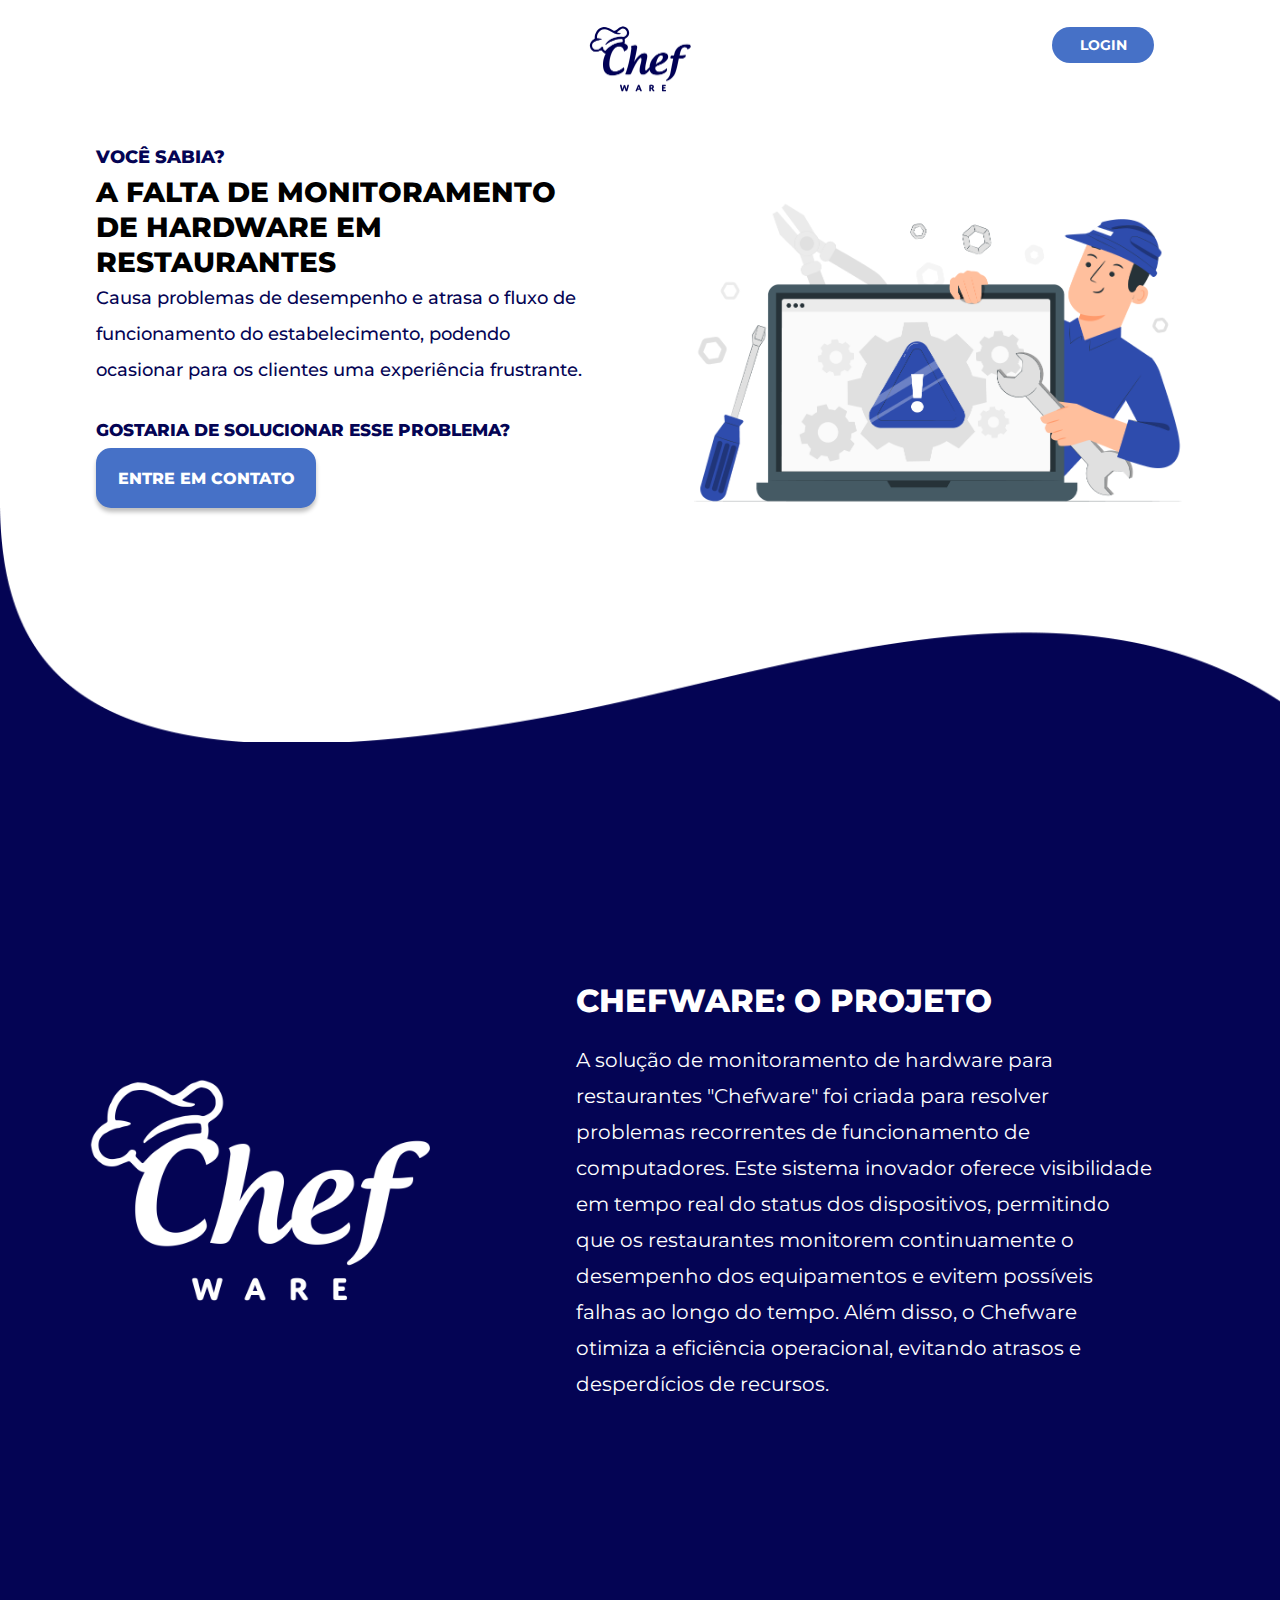
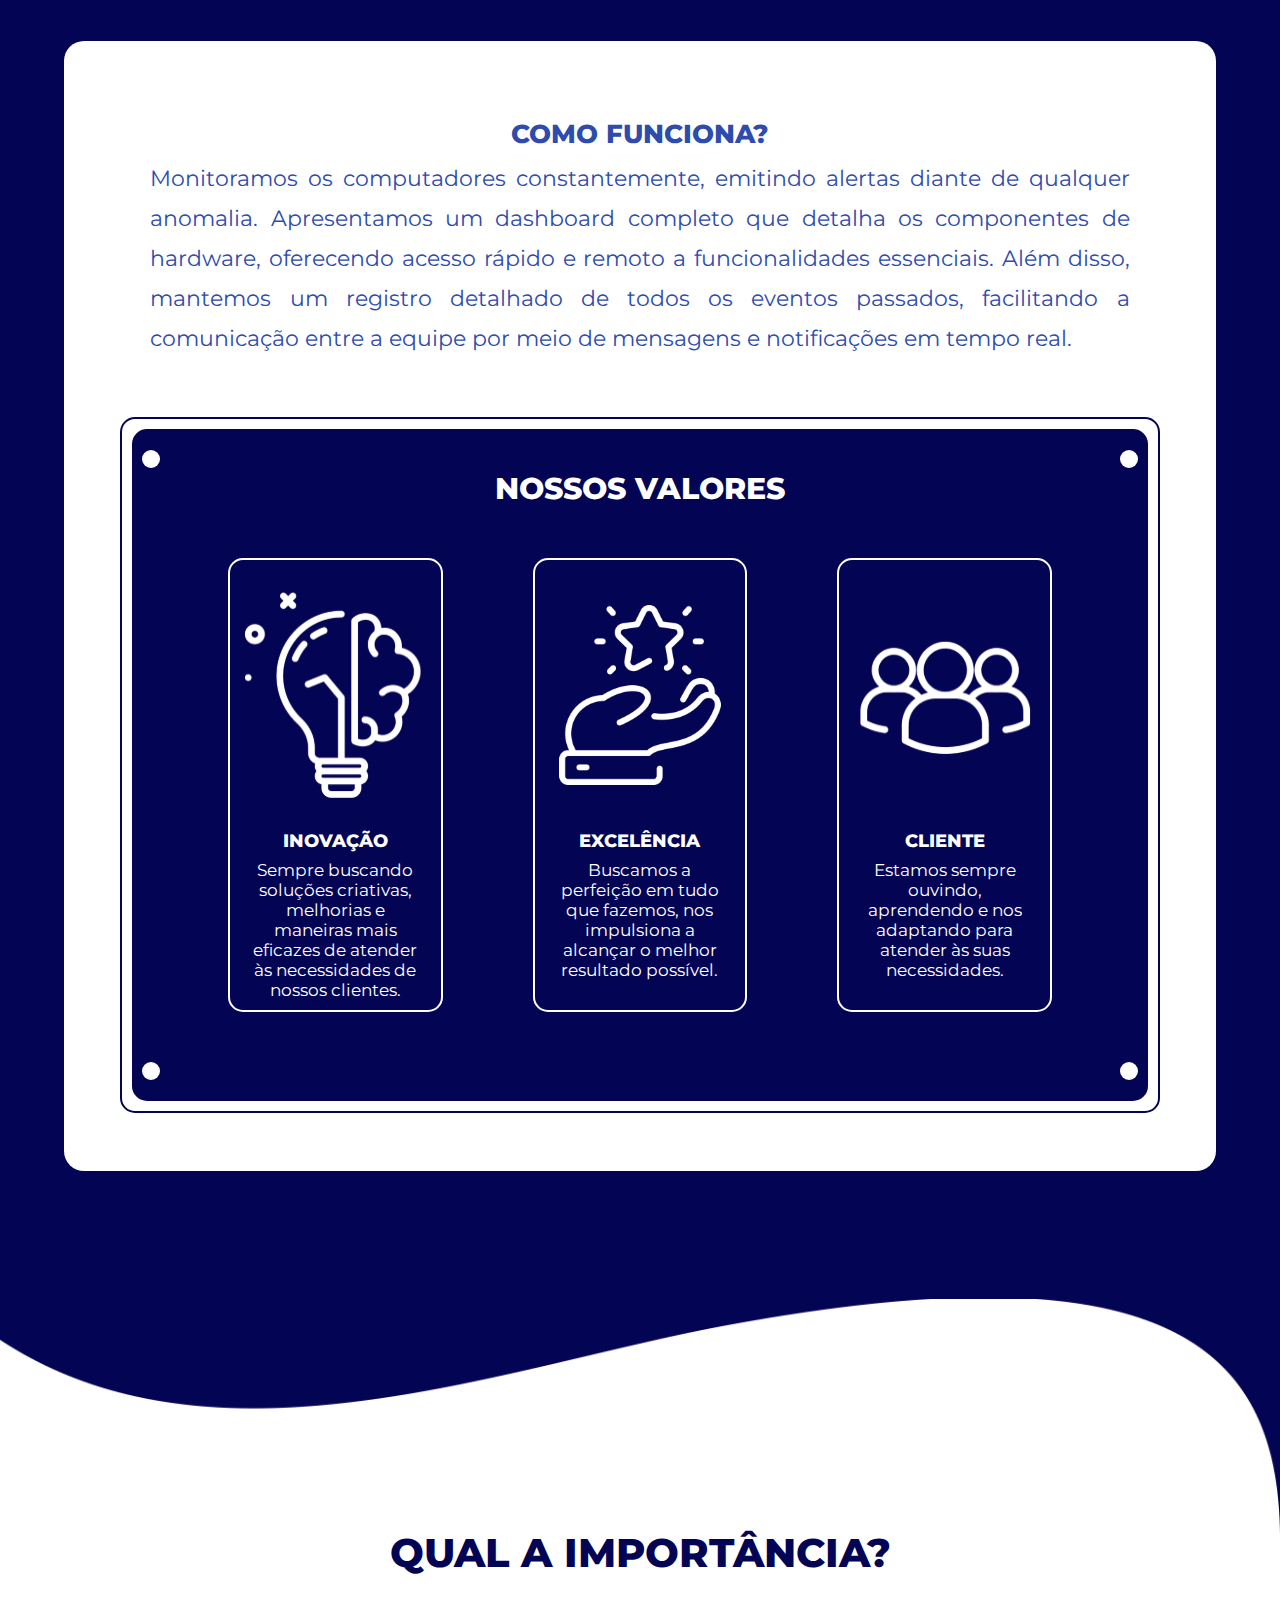
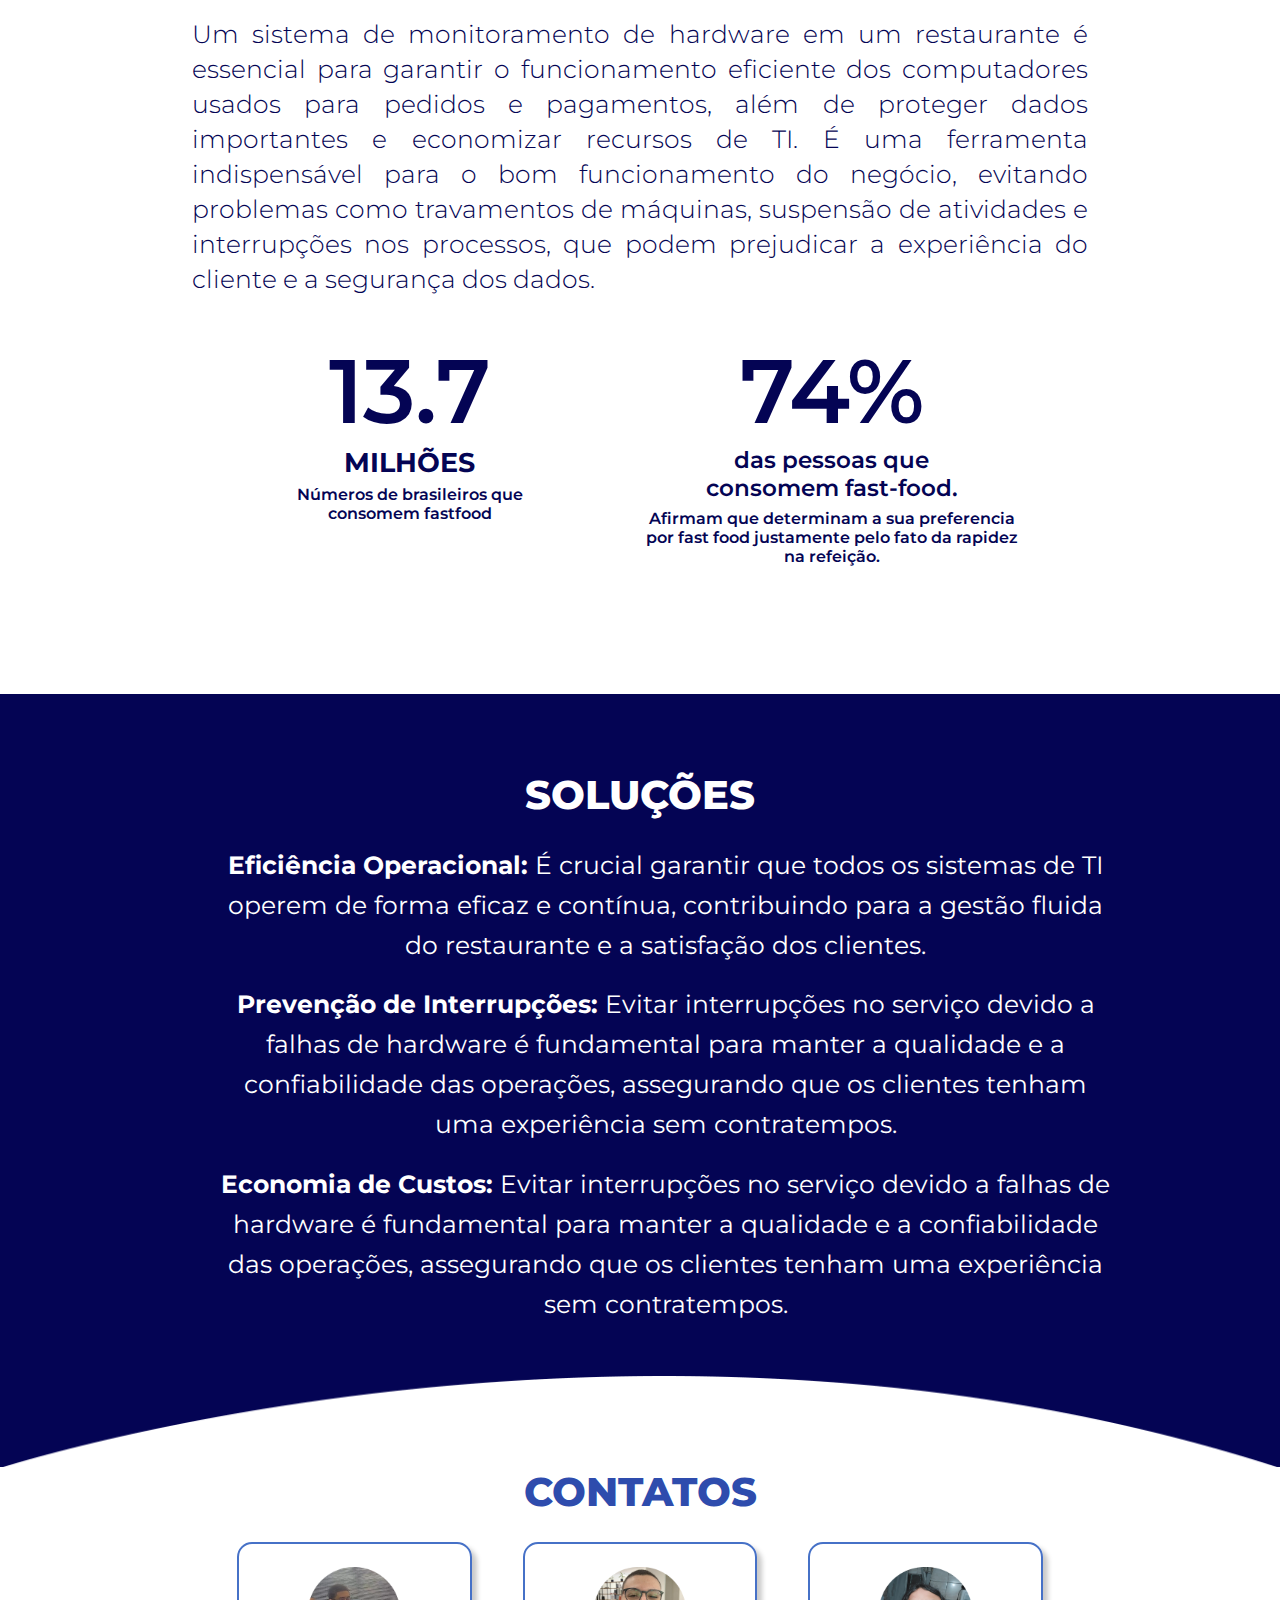
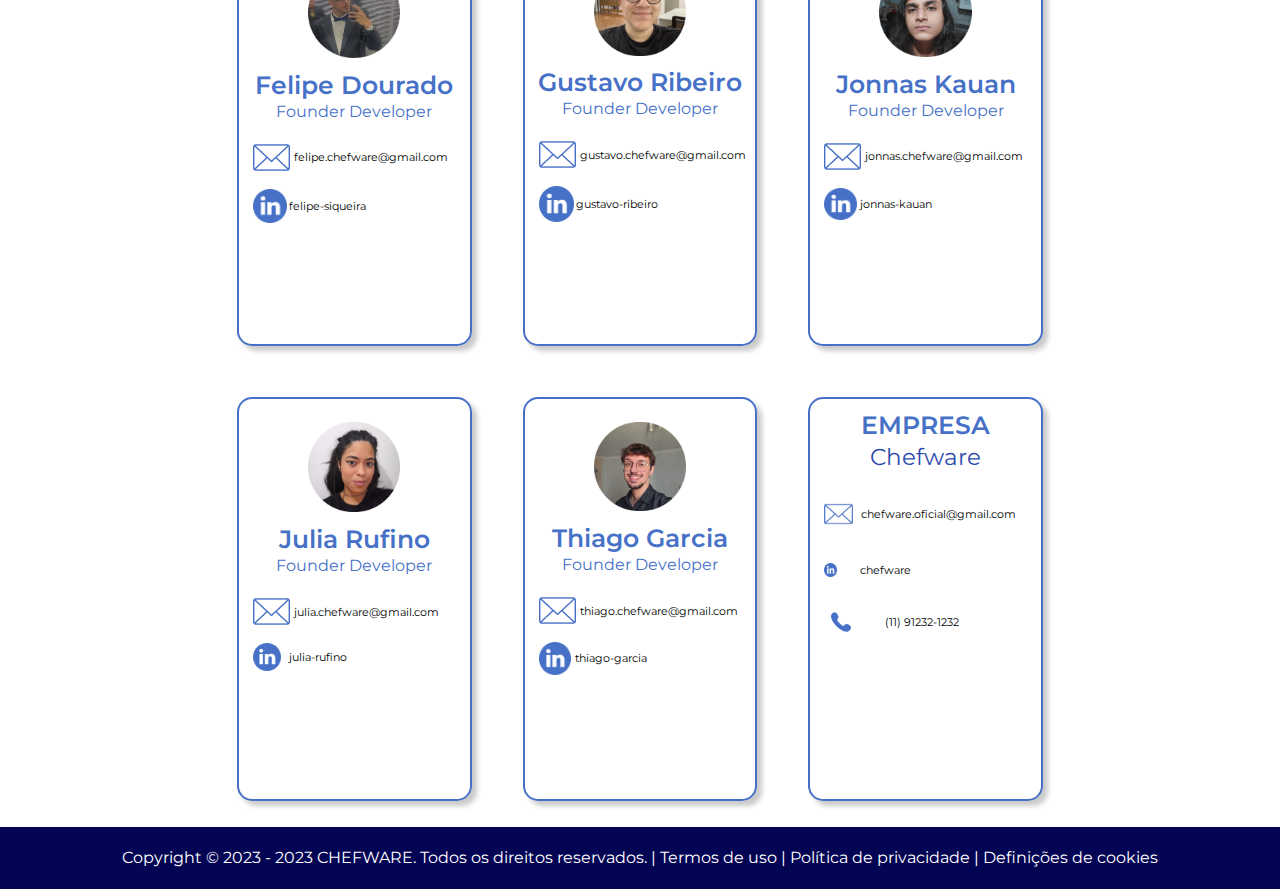
<file: index.html>
<!DOCTYPE html>
<html lang="en">

<head>
  <meta charset="UTF-8" />
  <meta name="viewport" content="width=device-width, initial-scale=1.0" />
  <link rel="stylesheet" href="style.css" />
  <link rel="stylesheet" href="mediaquerys.css">
  <title>Chefware</title>
  <link rel="shortcut icon" href="assets/logoBRANCA icon.png">
</head>

<body>
  <script type="text/javascript">
    window.addEventListener("scroll", function () {
      var header = document.querySelector("header");
      header.classList.toggle("sticky", window.scrollY > 0);
    })
  </script>
  <div class="main">
    <img src="./assets/logoAZUL.png" class="logo" />
    <div class="container">
      <div class="header">
        <div class="header-content" id="header">
          <button onclick="window.location.href='login.html'" class="login-button" id="botaoLogin">LOGIN</button>
        </div>
      </div>
      <div class="content1">
        <div class="content-text">
          <div class="content-tittle">
            <span class="before-title">VOCÊ SABIA?</span>
            <span class="title">A FALTA DE MONITORAMENTO DE HARDWARE EM RESTAURANTES</span>
          </div>
          <span class="home-text">
            Causa problemas de desempenho e atrasa o fluxo de funcionamento do estabelecimento, podendo ocasionar para os clientes uma experiência frustrante.
          </span>
          <span class="subtitle">GOSTARIA DE SOLUCIONAR ESSE PROBLEMA?</span>
          <a href="#contatos"><button class="button-contato">ENTRE EM CONTATO</button></a>
        </div>
        <img src="assets/tecnico.png" class="tecnico">
      </div>

      <img src="assets/ONDA.png" class="onda">

      <div class="content2">
        <div class="container2">
          <img src="assets/logoBRANCA.png" class="retangulo">

          <div class="text-box2">
            <span class="title-2">CHEFWARE: O PROJETO</span>
            <span class="text-2">A solução de monitoramento de hardware para restaurantes "Chefware" foi criada para
              resolver problemas recorrentes de funcionamento de computadores. Este sistema inovador oferece
              visibilidade em tempo real do status dos dispositivos, permitindo que os restaurantes monitorem
              continuamente o desempenho dos equipamentos e evitem possíveis falhas ao longo do tempo. Além disso, o
              Chefware otimiza a eficiência operacional, evitando atrasos e desperdícios de recursos. </span>
          </div>

        </div>
      </div>
      <div class="main2">
        <div class="content3">
          <div class="text-box3">
            <span class="title-3">COMO FUNCIONA?</span>
            <span class="text-3">Monitoramos os computadores constantemente, emitindo alertas diante de qualquer
              anomalia. Apresentamos um dashboard completo que detalha os componentes de hardware, oferecendo acesso
              rápido e remoto a funcionalidades essenciais. Além disso, mantemos um registro detalhado de todos os
              eventos passados, facilitando a comunicação entre a equipe por meio de mensagens e notificações em tempo
              real. </span>
          </div>
          <!-- <div class="step-by-step">
            <img src="./assets/atencao.svg">
            <img src="./assets/setas.svg">
            <img src="./assets/passo2.svg">
            <img src="./assets/setas.svg" alt="">
            <img src="./assets/passo3.svg" alt="">
            <img src="./assets/setas.svg" alt="">
            <img src="./assets/passo4.svg" alt="">
          </div> -->
          <div class="values-box">
            <div class="values">
              <div class="title_value">
                <div class="circle-white"></div>
                <span class="title-4">NOSSOS VALORES</span>
                <div class="circle-white"></div>
              </div>
              <div class="cards-values">
                <div class="card">
                  <div class="img-values">
                    <img src="./assets/inovacao.svg" id="inovacao" alt="">
                  </div>
                  <div class="info-values">
                    <span class="title-cards">INOVAÇÃO</span>
                    <span>Sempre buscando soluções criativas, melhorias e maneiras mais eficazes de atender às
                      necessidades
                      de nossos clientes.</span>
                  </div>
                </div>
                <div class="card">
                  <div class="img-values">
                    <img src="./assets/excelencia.svg" id="excelencia" alt="">
                  </div>
                  <div class="info-values">
                    <span class="title-cards">EXCELÊNCIA</span>
                    <span>Buscamos a perfeição em tudo que fazemos, nos impulsiona a alcançar o melhor resultado
                      possível.</span>
                  </div>
                </div>
                <div class="card">
                  <div class="img-client client">
                    <img src="./assets/cliente.svg" id="cliente" alt="">
                  </div>
                  <div class="info-values" id="client-text">
                    <span class="title-cards">CLIENTE</span>
                    <span id="text-client">Estamos sempre ouvindo, aprendendo e nos adaptando para atender às suas
                      necessidades.</span>
                  </div>
                </div>
              </div>
              <div class="footer-value">
                <div class="circle-white"></div>
                <div class="circle-white"></div>
              </div>
            </div>
          </div>
        </div>
      </div>

      <img src="assets/ONDA.png" class="onda2">
     
      <div class="content4">
        <div class="important-box">
          <div class="important-description">
            <span class="title-important">QUAL A IMPORTÂNCIA?</span>
            <span id="description">
              Um sistema de monitoramento de hardware em um restaurante é essencial para garantir o funcionamento eficiente dos computadores usados para pedidos e pagamentos, além de proteger dados importantes e economizar recursos de TI. É uma ferramenta indispensável para o bom funcionamento do negócio, evitando problemas como travamentos de máquinas, suspensão de atividades e interrupções nos processos, que podem prejudicar a experiência do cliente e a segurança dos dados.</span>
          </div>
          <div class="data-div">
            <div class="data">
              <span>13.7</span>
              <span id="milhoes">MILHÕES</span>
              <span id="numero">Números de brasileiros que consomem fastfood</span>
            </div>
            <div class="data-two">
              <span>74%</span>
              <span id="pessoas">das pessoas que consomem fast-food.</span>
              <span id="numero">Afirmam que determinam a sua preferencia por fast food justamente pelo fato da rapidez na refeição.</span>
            </div>
          </div>
     
        </div>
        <div class="div-important-desc">
          <span class="desc-title">SOLUÇÕES</span>
          <div class="important-description-desc">
            <span><b>Eficiência Operacional:</b> É crucial garantir que todos os sistemas de TI operem de forma eficaz e contínua, contribuindo para a gestão fluida do restaurante e a satisfação dos clientes.</span>
            <span><b>Prevenção de Interrupções:</b> Evitar interrupções no serviço devido a falhas de hardware é fundamental para manter a qualidade e a confiabilidade das operações, assegurando que os clientes tenham uma experiência sem contratempos.</span>
            <span><b>Economia de Custos:</b> Evitar interrupções no serviço devido a falhas de hardware é fundamental para manter a qualidade e a confiabilidade das operações, assegurando que os clientes tenham uma experiência sem contratempos.</span>
          </div>
        </div>
        <img class="oval-box" src="./assets/oval.png" alt="">
      </div>
      <div class="content5" id="contatos">
        <span class="title-c">CONTATOS</span>
        <div class="info-contact">
          <div class="card-contact">
            <div class="data-contact">
              <img src="./assets/felipe.png" alt="">
              <span class="title-contact">Felipe Dourado</span>
              <span class="subtitle-contact">Founder Developer</span>
            </div>
            <div class="means-of-contact">
              <div class="means">
                <img src="./assets/email.png" class="email-img" alt="">
                <span>felipe.chefware@gmail.com</span>
              </div>
              <div class="means">
                <img src="./assets/linkedin.png" class="linkedin-img" alt="">
                <span>felipe-siqueira</span>
              </div>
            </div>
          </div>
          <div class="card-contact">
            <div class="data-contact">
              <img src="./assets/gustavo.png" alt="">
              <span class="title-contact">Gustavo Ribeiro</span>
              <span class="subtitle-contact">Founder Developer</span>
            </div>
            <div class="means-of-contact">
              <div class="means">
                <img src="./assets/email.png" class="email-img" "alt="">
                <span>gustavo.chefware@gmail.com</span>
              </div>
              <div class=" means">
                <img src="./assets/linkedin.png" class="linkedin-img" alt="">
                <span>gustavo-ribeiro</span>
              </div>
            </div>
          </div>
          <div class="card-contact">
            <div class="data-contact">
              <img src="./assets/jonas.png" alt="">
              <span class="title-contact">Jonnas Kauan</span>
              <span class="subtitle-contact">Founder Developer</span>
            </div>
            <div class="means-of-contact">
              <div class="means">
                <img src="./assets/email.png" class="email-img" "alt="">
                <span>jonnas.chefware@gmail.com</span>
              </div>
              <div class=" means">
                <img src="./assets/linkedin.png" class="linkedin-img" alt="">
                <span>jonnas-kauan</span>
              </div>
            </div>
          </div>
        </div>
        <div class="info-contact">
          <div class="card-contact">
            <div class="data-contact">
              <img src="./assets/julia.png" alt="">
              <span class="title-contact">Julia Rufino</span>
              <span class="subtitle-contact">Founder Developer</span>
            </div>
            <div class="means-of-contact">
              <div class="means">
                <img src="./assets/email.png" class="email-img" alt="">
                <span>julia.chefware@gmail.com</span>
              </div>
              <div class="means">
                <img src="./assets/linkedin.png" class="linkedin-img" alt="">
                <span>julia-rufino</span>
              </div>
            </div>
          </div>

          <div class="card-contact">
            <div class="data-contact">
              <img src="./assets/thiago.png" alt="">
              <span class="title-contact">Thiago Garcia</span>
              <span class="subtitle-contact">Founder Developer</span>
            </div>
            <div class="means-of-contact">
              <div class="means">
                <img src="./assets/email.png" class="email-img" alt="">
                <span>thiago.chefware@gmail.com</span>
              </div>
              <div class="means">
                <img src="./assets/linkedin.png" class="linkedin-img" alt="">
                <span>thiago-garcia</span>
              </div>
            </div>
          </div>

          <div class="card-contact">
            <div class="data-contact">
              <span class="title-contact">EMPRESA</span>
              <span class="subtitle-company">Chefware</span>
            </div>
            <div class="means-of-contact">
              <div class="means-company">
                <img src="./assets/email.png" class="email-img" alt="">
                <span>chefware.oficial@gmail.com</span>
              </div>
              <div class="means-company">
                <img src="./assets/linkedin.png" class="linkedin-img" alt="">
                <span>chefware</span>
              </div>
              <div class="means-company">
                <img src="./assets/telefone.png" alt="" class="telephone-img">
                <span>(11) 91232-1232</span>
              </div>
            </div>
          </div>



        </div>
      </div>
      <div class="content6">
        <span id="footer-text">Copyright © 2023 - 2023 CHEFWARE. Todos os direitos reservados. | Termos de uso |
          Política de privacidade
          | Definições de cookies</span>
      </div>
    </div>
  </div>
</body>

</html>
<script>

  var botaoLogin = document.getElementById("botaoLogin");
  var header = document.getElementById("header");

  function verificarLogin() {
    var user = sessionStorage.getItem("user");

    if (user != null) {
      botaoLogin.style.display = "none";
      header.innerHTML += `<span class='user'>Olá, <span id="text-user">${user}</span></span>`;
      header.innerHTML += `<button onclick="deslogar()" class="login-button" id="botaoLogOut">LOG-OUT</button>`;
    }

  }

  function deslogar() {
    sessionStorage.removeItem("user");
    location.reload();
  }

  window.onload = verificarLogin();
</script>
</file>
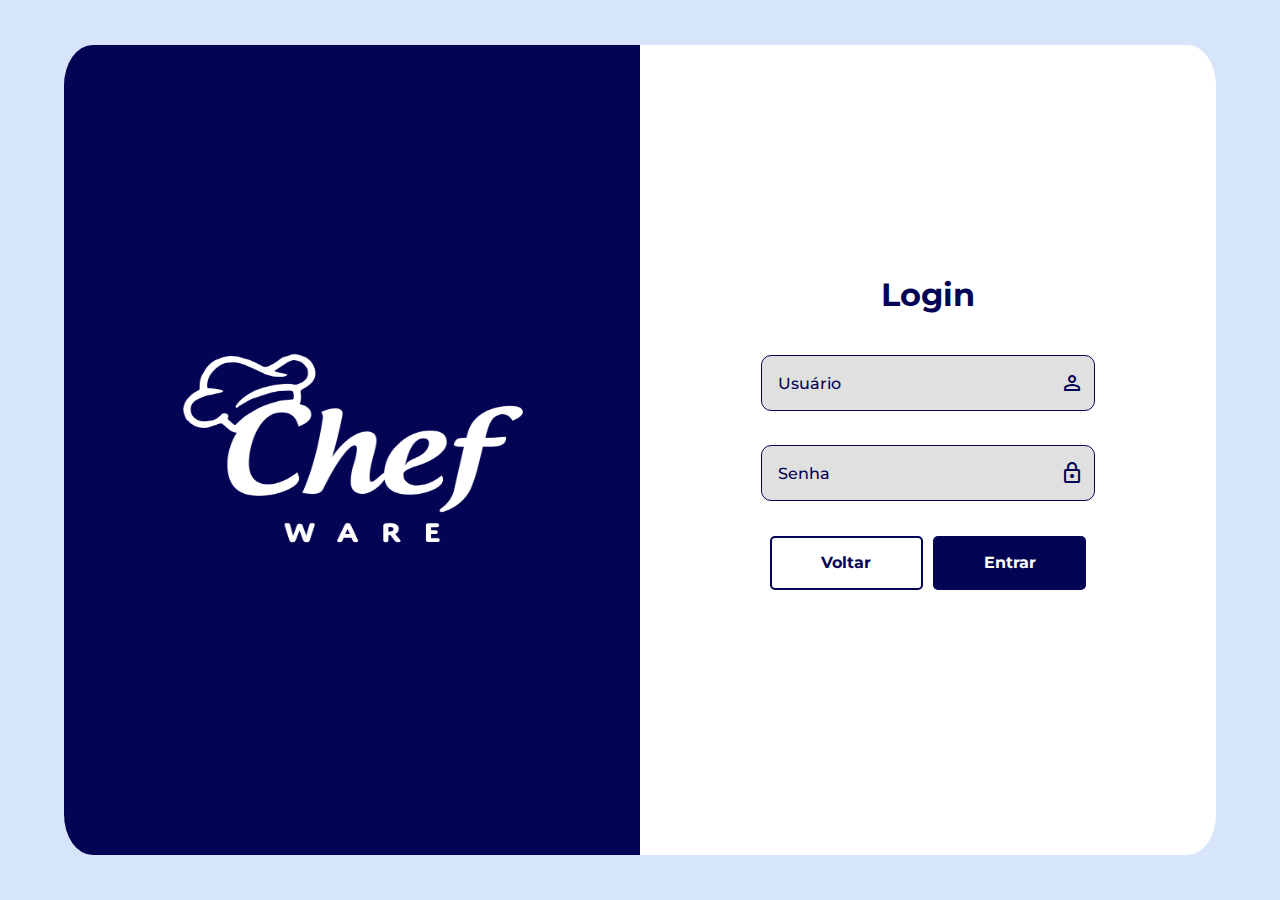
<file: login.html>
<!DOCTYPE html>
<html lang="en">

<head>
  <meta charset="UTF-8" />
  <meta name="viewport" content="width=device-width, initial-scale=1.0" />
  <link href="https://fonts.googleapis.com/css?family=Montserrat" rel="stylesheet" />
  <link rel="stylesheet"
    href="https://fonts.googleapis.com/css2?family=Material+Symbols+Outlined:opsz,wght,FILL,GRAD@24,400,0,0" />
  <link rel="stylesheet"
    href="https://fonts.googleapis.com/css2?family=Material+Symbols+Rounded:opsz,wght,FILL,GRAD@24,400,0,0" />
  <link rel="stylesheet" href="style-login.css" />
  <link rel="stylesheet" href="mediaQuerysLogin.css" />
  <link rel="shortcut icon" href="assets/logoBRANCA icon.png" />
  <title>Login</title>
</head>

<body>
  <div class="container">
    <div id="div_main">
      <div class="section_logo">
        <div class="div_logo">
          <img id="logo_img" src="./assets/logoBRANCA.png" />
        </div>
      </div>
      <div class="div_form">
        <div class="div_titulo_cadastro">
          <h1 class="titulo">Login</h1>
        </div>

        <div class="input_group">
          <div class="container_input">
            <i class="material-symbols-outlined icon">person</i>
            <input class="input_form" id="inp_user" placeholder="Usuário" />
          </div>
          <div class="container_input">
            <i class="material-symbols-rounded icon">lock</i>
            <input class="input_form" type="password" id="inp_password" placeholder="Senha" />
          </div>
          <div class="areaBotao">
            <a href="./index.html" id="botaoVoltarLogin"><button class="bt_cadastro cancelar"">Voltar</button></a
              >
              <button class=" bt_cadastro" id="loginbotao" onclick="logar()">Entrar</button>
          </div>
          <div id="feedback_user"></div>
        </div>
      </div>
    </div>
  </div>
</body>

</html>

<script>

function logar() {
      var user = document.getElementById("inp_user").value;
      var password = document.getElementById("inp_password").value;
      var feedback_div = document.getElementById("feedback_user");
      var correctUser = "fernanda";
      var correctPassword = "caramico";
      var correctUser2 = "gustavo";
      var correctPassword2 = "ribeiro";

      if (correctUser == "" || correctPassword == "") {
        feedback_div.innerHTML = `Campos não podem ser nulos`
        return false;
      } else {
        if (correctUser == user && correctPassword == password) {
          window.location.href = "./index.html";
          sessionStorage.setItem("user", user);
        } else {
          feedback_div.innerHTML = `Usuário ou senha incorretos.`
          return false;
        }
      }
    }

window.addEventListener("keyup", capturarTecla)
    function capturarTecla(event) {
      if (event.key == "Enter") {
        logar();
      }

  
  }

</script>
</file>
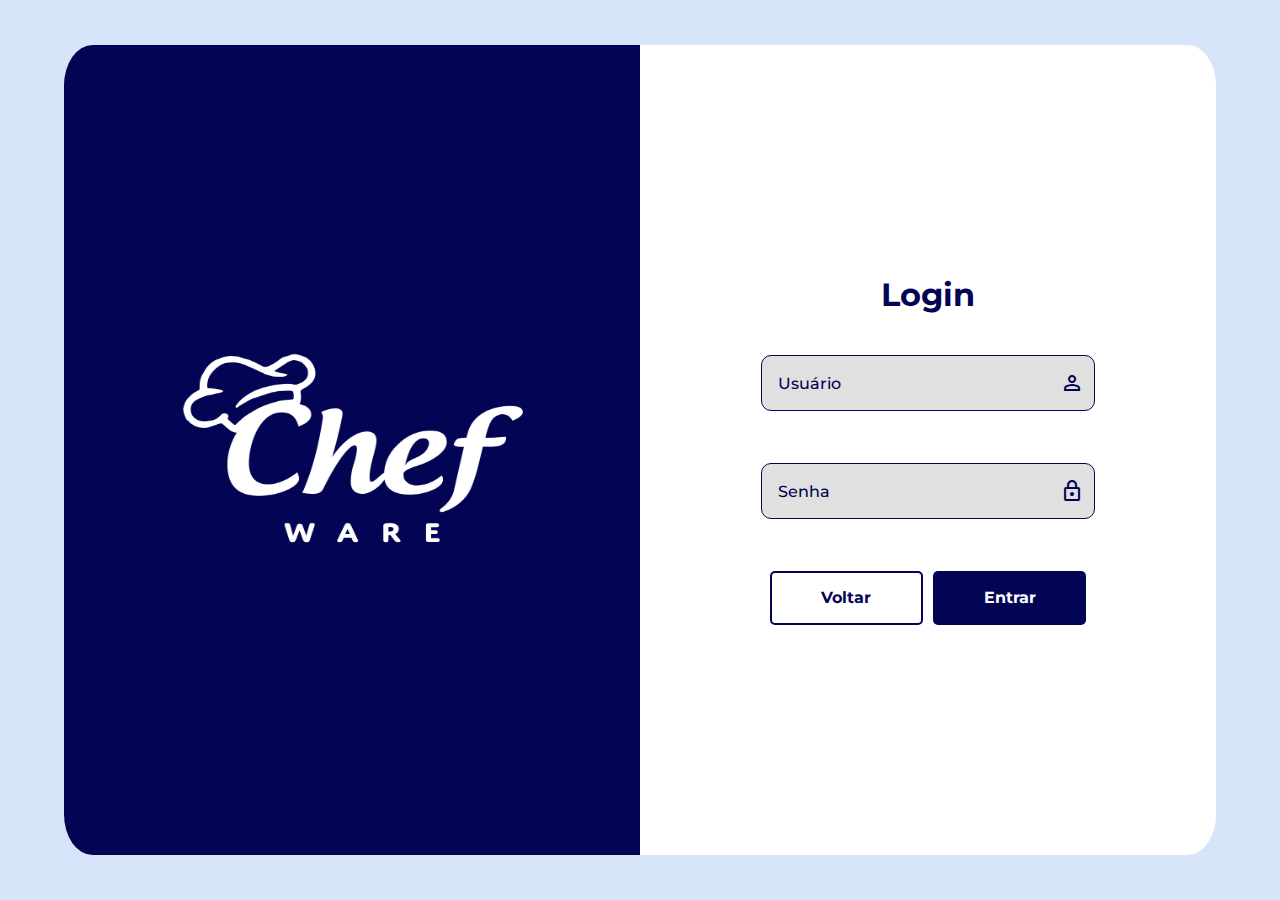
<file: login/login.html>
<!DOCTYPE html>
<html lang="en">
<head>
    <meta charset="UTF-8">
    <meta name="viewport" content="width=device-width, initial-scale=1.0">
    <link href='https://fonts.googleapis.com/css?family=Montserrat' rel='stylesheet'>
    <link rel="stylesheet" href="https://fonts.googleapis.com/css2?family=Material+Symbols+Outlined:opsz,wght,FILL,GRAD@24,400,0,0" />
    <link rel="stylesheet" href="https://fonts.googleapis.com/css2?family=Material+Symbols+Rounded:opsz,wght,FILL,GRAD@24,400,0,0" />
    <link rel="stylesheet" href="style-login.css">
    <link rel="stylesheet" href="mediaQuerysLogin.css">
    <title>Login</title>
</head>
<body>
    <div class="container">
        <div id="div_main">
            <div class="section_logo">
                <div class="div_logo">
                    <img id="logo_img" src="../assets/logoBRANCA.png">
                </div>
            </div>
            <div class="div_form">
                <div class="div_titulo_cadastro">
                    <h1 class="titulo">Login</h1>
                </div>
                
                <div class="input_group">
                    <div class="container_input">
                        <i class="material-symbols-outlined icon">person</i>
                        <input class="input_form" placeholder="Usuário">
                    </div>
                    <div class="container_input">
                        <i class="material-symbols-rounded icon">lock</i>
                        <input class="input_form" type="password" placeholder="Senha">
                    </div>
                    <div class="areaBotao">
                        <a href="../index.html" id="botaoVoltarLogin"><button class="bt_cadastro cancelar">Voltar</button></a>
                        <button class="bt_cadastro">Entrar</button>
                    </div>
                </div>
            </div>
        </div>
    </div>
</body>
</html>
</file>
<file: style.css>
@import url('https://fonts.googleapis.com/css2?family=Montserrat:wght@100;200;300;400;500;600;700;800;900&display=swap');

* {
    margin: 0;
    padding: 0;
    scroll-behavior: smooth
}

body {
    margin: 0;
    padding: 0;
    scroll-behavior: smooth;
    font-family: Montserrat;
    overflow-x: hidden;
}

::-webkit-scrollbar {
    width: 10px;
}

/* Track */
::-webkit-scrollbar-track {
    border-radius: 5px;
}

/* Handle */
::-webkit-scrollbar-thumb {
    background: #2E4CAD;
    border-radius: 10px;
}

/* Handle on hover */
::-webkit-scrollbar-thumb:hover {
    background: #040454;
}

.main {
    background-color: white;
    width: 100%;
    height: auto;
    display: flex;
    justify-content: center;
}

.container {
    width: 85%;
    height: 100%;
    display: flex;
    flex-direction: column;
    align-items: center;
    background-color: white;
}

.header {
    width: 100%;
    height: 10vh;
    display: flex;
}

.header-content {
    width: 55%;
    margin-left: auto;
    display: flex;
    justify-content: flex-end;
    align-items: center;
    gap: 2%;
}

.logo {
    position: absolute;
    margin-top: 1%;
    width: 10vh;
    display: flex;
}

.login-button {
    width: 17%;
    color: white;
    height: 40%;
    background-color: #4671C7;
    margin-right: 5%;
    border: none;
    border-radius: 20px;
    font-size: 90%;
    font-weight: 700;
    cursor: pointer;
    font-family: Montserrat;
}

.login-button:hover {
    background-color: #040454;
}

.user {
    font-size: 2.5vh;
    font-weight: 700;
    color: #040454;
}

#text-user {
    font-weight: 500;
}

.text-box {
    width: 50%;
    background-color: white;
}

.subtitle {
    color: #040454;
    font-weight: 800;
    margin-top: 5%;
    font-size: 20px;
}

.button-contato {
    width: 40%;
    height: 6vh;
    color: white;
    font-size: 1.2vmax;
    border: 2px solid #4671C7;
    border-radius: 15px;
    background: #4671C7;
    box-shadow: 0px 4px 4px 0px rgba(0, 0, 0, 0.25);
    font-weight: 800;
    cursor: pointer;
    font-family: Montserrat;
}

.button-contato:hover {
    background-color: #040454;
}

.content1 {
    width: 100%;
    height: 75%;
    display: flex;
    align-items: center;
    justify-content: space-between;
}

.content-text {
    font-family: 'Montserrat';
    width: 45%;
    height: 55%;
    line-height: 4vh;
    display: flex;
    flex-direction: column;
    justify-content: center;
}

.content-tittle {
    display: flex;
    flex-direction: column;
    margin-bottom: 0%;
}

.tecnico {
    width: 50%;
}

.before-title {
    color: #040454;
    font-size: 2vh;
    font-weight: 800;
}

.title {
    color: black;
    font-size: 2vmax;
    font-weight: 800;
    line-height: 5vh;
}

.home-text {
    color: #040454;
    font-size: 1.2vmax;
    font-weight: 500;
}

.onda {
    width: 100vw;
}

.onda2 {
    width: 100vw;
    transform: rotate(180deg);
}

.content2 {
    width: 100vw;
    height: 100vh;
    background-color: #040454;
    display: flex;
    justify-content: center;
    flex-direction: column;
    margin-top: -0.1%;
}

.retangulo {
    width: 40%;
    margin-left: 5%;
}

.container2 {
    width: 90%;
    display: flex;
    flex-direction: row;
    align-items: center;
    justify-content: space-between;
    line-height: 10vh;
    height: 400vh;
}

.text-box2 {
    display: flex;
    flex-direction: column;
    width: 50%;
    color: white;
    font-family: 'Montserrat';
    font-size: 1vmax;
    font-weight: 400;
    line-height: 4vh;

}

.title-2 {
    font-size: 2.5vmax;
    margin-bottom: 4%;
    font-weight: 800;
}

.text-2 {
    text-align: left;
    font-size: 23px;
    font-weight: 400;
}

.main2 {
    width: 100vw;
    background-color: #040454;
    justify-content: center;
    display: flex;
}

.content3 {
    background-color: rgb(255, 255, 255);
    width: 90vw;
    display: flex;
    border-radius: 20px;
    flex-direction: column;
    align-items: center;
    justify-content: center;
    margin-bottom: 10%;
}

.text-box3 {
    width: 85%;
    display: flex;
    text-align: justify;
    flex-direction: column;
    margin-top: 5%;
}

.title-3 {
    font-size: 2vmax;
    text-align: center;
    margin-bottom: 1%;
    font-weight: 800;
    color: #2E4CAD;
    margin-top: 2%;
    font-family: 'Montserrat';
}

.text-3 {
    color: #2E4CAD;
    font-size: 28px;
    line-height: 40px;
}

.step-by-step {
    width: 80%;
    display: flex;
    flex-direction: row;
    margin-top: 3%;
    align-items: center;
    justify-content: center;
}

.step-by-step img {
    width: 15%;
}

.values-box {
    width: 90%;
    border: solid 2px #040454;
    border-radius: 15px;
    margin: 5% 0 5% 0;
    display: flex;
    align-items: center;
    justify-content: center;
    flex-direction: column;
}

.values {
    margin: 1% 0 1% 0;
    width: 98%;
    border-radius: 15px;
    background-color: #040454;
    display: flex;
    align-items: center;
    justify-content: center;
    color: white;
    flex-direction: column;
}

.title_value {
    display: flex;
    flex-direction: row;
    justify-content: space-between;
    width: 100%;
    margin-top: 2%;
}

.title-4 {
    margin-top: 2%;
    font-size: 40px;
    font-weight: 800;
}

.cards-values {
    margin: 5% 0 5% 0;
    width: 90%;
    display: flex;
    flex-direction: row;
    justify-content: center;
    align-items: center;
}

.cards-values img {
    width: 20vh;
}

.card {
    text-align: center;
    width: 25%;
    height: 50vh;
    border-radius: 15px;
    border: solid 2px white;
    display: flex;
    flex-direction: column;
    align-items: center;
    justify-content: space-evenly;
    margin: 0 5vh 0 5vh;
}

.img-values {
    width: 100%;
    height: 60%;
    display: flex;
    justify-content: center;
    align-items: center;
}


.info-values {
    display: flex;
    flex-direction: column;
    width: 80%;
    height: 40%;
    font-size: 18px;
}

.title-cards {
    font-family: 'Montserrat';
    font-size: 22px;
    font-weight: 800;
    margin-bottom: 5%;
}

.client {
    height: 60%;
    width: 100%;
    display: flex;
    align-items: center;
    justify-content: center;
}

.footer-value {
    display: flex;
    flex-direction: row;
    align-items: center;
    justify-content: space-between;
    width: 100%;
    margin-bottom: 2%;
}

.circle-white {
    margin: 0 1% 0 1%;
    border-radius: 40vh;
    height: 2vh;
    width: 2vh;
    background-color: white;
    display: flex;
}

.content4 {
    width: 100vw;
    height: auto;
    display: flex;
    flex-direction: column;
    align-items: center;
    justify-content: center;
    background-color: #ffffff;
}

.important-box {
    width: 100%;
    display: flex;
    flex-direction: column;
    align-items: center;
    justify-content: center;
    margin: 0 0 10% 0;
}

.important-description {
    width: 70%;
    height: auto;
    color: #040454;
    display: flex;
    flex-direction: column;
    text-align: justify;
    line-height: 40px;
    align-items: center;
}

.data-div{
    display: flex;
    flex-direction: row;
    width: 60%;

}

.data {
    display: flex;
    min-width: 40%;
    height: auto;
    font-weight: 600;
    font-size: 10vh;
    margin-right: 10%;
    margin-top: 5%;
    flex-direction: column;
    align-items: center;
    color: #040454;
}

.data-two {
    display: flex;
    min-width: 20%;
    height: auto;
    font-weight: 600;
    font-size: 10vh;
    margin-top: 5%;
    flex-direction: column;
    align-items: center;
    color: #040454;
}

#milhoes {
    font-size: 4vh;
    font-weight: 700;
}

#pessoas{
    font-size: 3vh;
    width: 80%;
    text-align: center;
}

#numero {
    font-size: 2vh;
    margin-top: 2%;
    width: 100%;
    text-align: center;
}
.desc-title{
    font-weight: 800;
    font-size: 40px;
    text-align: center;
    color: white;
    margin-top: 5%;
}
.important-description-desc {
    width: 70%;
    height: 80%;
    color: white;
    display: flex;
    flex-direction: column;
    margin-left: 4%;
    margin-top: 2%;
    row-gap: 3%;
    font-size: 25px;
    text-align: center;
    line-height: 40px;
}

.div-important-desc{
    display: flex;
    width: 100%;
    background-color: #040454;
    height: 120vh;
    flex-direction: column;
    align-items: center;
    justify-content: center;
}

#description {
    line-height: 35px;
    font-size: 25px;
    font-weight: 300;
    margin-top: 5%;
}

.title-important {
    font-weight: 800;
    font-size: 40px;
}

.oval-box {
    margin-top: -10%;
    width: 100%;
}

.content5 {
    width: 100vw;
    display: flex;
    flex-direction: column;
    justify-content: center;
    align-items: center;
    background-color: white;
    margin-top: -0.06%;
}

.title-contact {
    font-size: 30px;
    font-weight: 600;
    color: #2E4CAD;
    font-family: 'Montserrat';
}

.title-c {
    font-size: 40px;
    font-weight: 800;
    color: #2E4CAD;
    font-family: 'Montserrat';
}

.info-contact {
    width: 100%;
    display: flex;
    flex-direction: row;
    justify-content: center;
    align-items: center;
}

.card-contact {
    width: 18%;
    height: 400px;
    border-radius: 15px;
    border: solid 2px #4671C7;
    margin: 2% 2% 2% 2%;
    box-shadow: 5px 5px 5px rgb(202, 202, 202);
}


.telephone-img {
    margin-left: 5%;
}

.data-contact {
    display: flex;
    flex-direction: column;
    justify-content: center;
    align-items: center;
}

.data-contact img {
    width: 40%;
    margin-top: 10%;
}

.title-contact {
    color: #4671C7;
    margin: 5% 0 1% 0;
}

.subtitle-contact {
    color: #4671C7;
}

.means-of-contact {
    display: flex;
    flex-direction: column;
    align-items: baseline;
    justify-content: space-between;
    margin: 5% 0 0 6%;
    font-size: 15px;
}

.means-of-contact .means {
    display: flex;
    flex-direction: row;
    justify-content: space-between;
    align-items: center;
    margin: 3% 0 3% 0;
    white-space: nowrap;
}


.means-of-contact .means-company {
    display: flex;
    flex-direction: row;
    justify-content: space-between;
    align-items: center;
    margin: 8% 0 8% 0;
    font-size: 1.6vh;
}

.means-of-contact .means-company img {
    width: 15%;
}

.subtitle-company {
    font-size: 2.5vh;
    color: #2E4CAD;
}

.email-img {
    width: 30%;
    margin-right: 2%;
}

.linkedin-img {
    margin-right: 2%;
    width: 30%;
}

.content6 {
    width: 100vw;
    background-color: #040454;
    color: white;
    display: flex;
    align-items: center;
    justify-content: center;
    padding: 2% 0 2% 0;
}
</file>
<file: mediaquerys.css>
/* PARA TELAS DESKTOP PEQUENO */
@media only screen  and (min-width: 0px) and (max-width: 450px) {
  .header {
    width: 100%;
    height: 5vh;
    display: flex;
    justify-content: center;
    flex-direction: row;
  }

  .header-content {
    width: 100%;
    display: flex;
    align-items: center;
    justify-content: flex-end;
  }

  .logo {
    width: 60px;
  }

  .login-button {
    position: relative;
    width: 20%;
    height: 40%;
    border-radius: 20px;
    font-size: 10px;
    font-weight: 700;
    left: 5%;
  }

  .content1 {
    width: 100%;
    height: 75%;
    display: flex;
    align-items: center;
    justify-content: center;
    flex-direction: column;
  }



  .tecnico {
    margin-top: 15%;
    width: 70%;
  }

  .content-text {
    width: 100%;
  }

  .before-title{
    font-size: 10px;
    margin-top: 10%;
  }

  .title {
    font-size: 17px;
    line-height: 25px;
  }

  .home-text {
    font-size: 12px;
    line-height: 20px;
  }

  .subtitle {
    font-size: 10px;
  }

  .button-contato {
    width: 100%;
    height: 40px;
    font-size: 12px;
  }

  .content2 {
    margin-top: -0.17%;
  }

  .container2 {
    width: 100%;
    flex-direction: column;
    align-items: center;
    justify-content: center;
  }

  .retangulo {
    width: 50%;
    margin-left: 5%;
  }

  .text-box2 {
    width: 80%;
    margin-top: 10%;
  }

  .title-2 {
    text-align: center;
  }

  .text-2 {
    font-size: 14px;
    text-align: center;
    line-height: 20px;
  }

  .title-3 {
    text-align: left;
    font-size: 20px;
  }

  .text-3 {
    font-size: 15px;
    text-align: left;
    line-height: 25px;
  }

  .text-box3{
    margin-top: 10%;
  }

  .step-by-step {
    margin-top: 10%;
    width: 80%;
  }

  .values-box{
    margin-top: 10%;
  }

  .title-4 {
    font-size: 20px;
  }

  .cards-values {
    flex-direction: column;
  }

  .card {
    width: 100%;
    margin-top: 10%;
  }
  .title-cards {
    font-size: 17px;
  }

  .info-values {
    font-size: 17px;
  }

  #inovacao {
    width: 35vw;
  }

  #excelencia {
    width: 35vw;
  }

  #cliente {
    width: 35vw;
  }

  .title-important {
    font-size: 22px;
    align-items: center;
    text-align: center;
  }

  .important-description {
    width: 90%;
    height: auto;
  }

  #description {
    font-size: 15px;
    text-align: justify;
    line-height: 25px;
  }

  .important-description-desc {
    font-size: 15px;
    margin-top: 8%;
    line-height: 25px;
    width: 90%;
    text-align: justify;
    margin-left: 0;
  }

  .important-box {
    flex-direction: column;
  }

  .title-c {
    font-size: 20px;
  }

  .title-contact {
    font-size: 22px;
    font-weight: 800;
  }

  .info-contact {
    flex-direction: column;
  }
  .subtitle-company {
    font-size: 20px;
  }
  .means {
    font-size: 12px;
  }

  .email-img {
    width: 30%;
    margin-right: 2%;
  }
  .linkedin-img {
    margin-right: 2%;
    width: 30%;
  }

  .card-contact {
    width: 80%;
  }

  .means-of-contact .means-company {
    font-size: 13px;
  }

  .content6 {
    width: 100vw;
    align-items: center;
    justify-content: center;
    text-align: center;
  }

  #footer-text {
    font-size: 10px;
    width: 90%;
  }

  #numero{
    font-size: 10px;
  }
  #pessoas{
    font-size: 10px;
  }
  #milhoes{
    font-size: 20px;
  }
  .data{
    font-size: 40px;
  }
  .data-two{
    font-size: 40px;
  }
  .data-div{
    margin-top: 10%;
  }
  .div-important-desc{
    height: 90vh;
  }
  .user{
    position: relative;
    font-size: 10px;
    left: 5%;
  }
}

/* PARA TELAS DESKTOP PEQUENO */
@media only screen and (min-width: 450px) and (max-width: 1200px) {
  .logo {
    margin-top: 2%;
    width: 120px;
  }

  .tecnico {
    margin-top: 10%;
    width: 40%;
  }
  .before-title{
    margin-top: 10%;
  }
  .main2{
    margin-top: -0.1%;
  }
  .title {
    font-size: 25px;
    line-height: 31px;
  }

  .home-text {
    font-size: 16px;
    line-height: 30px;
  }

  .subtitle {
    font-size: 15px;
  }

  .button-contato {
    width: 40%;
    height: 50px;
    font-size: 15px;
  }

  .retangulo {
    width: 35%;
    margin-left: 5%;
  }

  .text-2 {
    font-size: 17px;
  }

  .text-3 {
    font-size: 18px;
    line-height: 40px;
  }

  .step-by-step {
    width: 64%;
  }

  .title-cards {
    font-size: 19px;
  }

  .info-values {
    font-size: 90%;
  }


  #inovacao {
    width: 14vw;
  }

  #excelencia {
    width: 14vw;
  }

  #cliente {
    width: 14vw;
  }

  
  .onda2{
    margin-top: -0.1%;
  }

  .title-important {
    font-size: 33px;
  }

  #description {
    font-size: 23px;
  }

  .important-description-desc {
    font-size: 20px;
    margin-top: 8%;
  }

  .title-c {
    font-size: 30px;
  }

  #numero{
    font-size: 16px;
  }

  #milhoes {
    font-size: 3vh;
}

.div-important-desc{
  height: 90vh;
}

  .title-contact {
    font-size: 22px;
    font-weight: 800;
  }

  .subtitle-company {
    font-size: 20px;
  }

  .means {
    font-size: 12px;
  }

  .email-img {
    width: 30%;
    margin-right: 2%;
  }
  .linkedin-img {
    margin-right: 2%;
    width: 30%;
  }

  .card-contact {
    width: 25%;
  }

  .means-of-contact .means-company {
    font-size: 13px;
  }
}
/* PARA TELAS DESKTOP MEDIO */
@media only screen and (min-width: 1201px) and (max-width: 1440px) {
  .logo {
    margin-top: 2%;
    width: 120px;
  }
  .tecnico {
    margin-top: 10%;
    width: 45%;
  }
  .before-title{
    margin-top: 10%;
  }
  .title {
    font-size: 28px;
    line-height: 35px;
  }

  .home-text {
    font-size: 18px;
  }

  .subtitle {
    font-size: 17px;
  }

  .button-contato {
    width: 45%;
    height: 60px;
    font-size: 16px;
  }

  .retangulo {
    width: 35%;
    margin-left: 5%;
  }

  .text-2 {
    font-size: 20px;
  }

  .text-3 {
    font-size: 22px;
    line-height: 40px;
  }

  .title-4{
    font-size: 30px;
  }

  .step-by-step {
    width: 68%;
  }

  .title-cards {
    font-size: 18px;
  }

  .info-values {
    font-size: 15px;
  }
  .title-important {
    font-size: 40px;
  }

  .onda2{
    margin-top: -0.1%;
  }
  
  #numero{
    font-size: 16px;
  }

  #milhoes {
    font-size: 3vh;
}

#pessoas{
    font-size: 2.5vh;
    width: 80%;
    text-align: center;
}

.div-important-desc{
  height: 90vh;
}

.info-values {
  font-size: 17px;
}
.title-important {
  font-size: 40px;
}
.title-contact{
  font-size: 25px;
}
.means-of-contact .means-company {
  font-size: 100%;
  white-space: wrap;
}
.means-of-contact{
  font-size: 70%;
}

.main2{
  margin-top: -0.1%;
}
}

/* PARA TELAS DE 1500px */
@media only screen and (min-width: 1441px) and (max-width: 1500px) {
  .logo {
    margin-top: 2%;
    width: 120px;
  }
  .tecnico {
    margin-top: 10%;
    width: 45%;
  }
  .before-title{
    margin-top: 10%;
  }
  .title {
    font-size: 28px;
    line-height: 35px;
  }
  .home-text {
    font-size: 20px;
  }
  .subtitle {
    font-size: 18px;
  }
  .button-contato {
    width: 45%;
    height: 60px;
    font-size: 18px;
  }
  .retangulo {
    width: 35%;
    margin-left: 5%;
  }
  .onda2{
    margin-top: -0.1%;
  }
  .div-important-desc{
    height: 90vh;
  }
  .text-2 {
    font-size: 20px;
  }
  .text-3 {
    font-size: 22px;
    line-height: 40px;
  }
  .step-by-step {
    width: 68%;
  }
  .title-cards {
    font-size: 19px;
  }
  .info-values {
    font-size: 17px;
  }
  .title-important {
    font-size: 40px;
  }
  .means-of-contact .means-company {
    font-size: 90%;
  }
  .means-of-contact{
    font-size: 80%;
  }
}

/* PARA TELAS DE 1920px */
@media only screen and (min-width: 1501px) and (max-width: 1920px) {
  .tecnico {
    margin-top: 10%;
    width: 45%;
  }
  .title {
    font-size: 28px;
    line-height: 35px;
  }
  .home-text {
    font-size: 17px;
  }
  .subtitle {
    font-size: 16px;
  }
  .button-contato {
    width: 45%;
    height: 60px;
    font-size: 16px;
    margin-top: 1%;
  }
  .retangulo {
    width: 35%;
    margin-left: 5%;
  }
  .text-2 {
    font-size: 20px;
  }
  .text-3 {
    font-size: 22px;
    line-height: 40px;
  }
  .step-by-step {
    width: 68%;
  }
  .title-cards {
    font-size: 19px;
  }
  .info-values {
    font-size: 90%;
  }
  .title-important {
    font-size: 40px;
  }
  .means-of-contact .means-company {
    font-size: 90%;
  }
  .means-of-contact{
    font-size: 80%;
  }
}
</file>
<file: style-login.css>
*{
    font-family: 'Montserrat';
    margin: 0;
    padding: 0;
}

body{
    background-color: #D7E5FA;
}

.container{
    width: 100%;
    height: 100vh;
    display: flex;
    align-items: center;
    justify-content: center;
}

#div_main{
    height: 90vh;
    width: 90%;
    display: flex;
    flex-direction: row;
}

.section_logo{
    width: 50%;
    display: flex;
    justify-content: center;
    align-content: center;
    flex-wrap: wrap;
    background-color: #040454;
    border-radius: 5% 0 0 5%;
}

.div_logo{
    width: 60%;
    height: 40%;
}

#logo_img{
    width: 100%;
    height: 100%;
}

.div_form{
    display: flex;
    flex-direction: column;
    justify-content: center;
    align-items: center;
    width: 50%;
    background-color: white;
    border-radius: 0 5% 5% 0;
}

.div_titulo_cadastro{
    width: 55%;
    display: flex;
    flex-direction: row;
    align-items: center;
    justify-content: center;
    margin-bottom: 7%;
}

.titulo{
    font-size: 2em;
    font-weight: bolder;
    color: #040454;
}

.input_group{
    width: 55%;
    height: 30vh;
    display: flex;
    flex-direction: column;
    align-items: center;
    justify-content: space-between;
}

.container_input{
    display: flex;
    flex-direction: row-reverse;
    align-items: center;
    padding-left: 5%;
    align-content: center;
    border-radius: 10px;
    border: solid #040454 1.8px;
    background-color: #E0E0E0;
    width: 100%;
    height: 20%;
}

.input_form{
    width: 100%;
    height: 100%;
    border-radius: 10px;
    border: none;
    outline: unset;
    font-size: 18px;
    /* all: unset; */
    background-color: transparent;

}

.container_input i{
    color: #040454;
    position: absolute;
    margin: 0;
    padding: 0;
    padding-right: 10px;
}

.input_form::placeholder{
    color: #040454;
    font-weight: 500;
    font-size: 16px;
}

.areaBotao{
    display: flex;
    width: 100%;
    height: 20%;
}

.bt_cadastro {
    background-color: #040454;
    font-weight: bolder;
    font-size: 1em;
    color: white;
    height: 100%;
    border: none;
    border-radius: 5px;
    transition: .2s;
}


.cancelar {
    background-color: #ffffff;
    border: 2px solid #040454;
    color: #040454;
    width: 100% !important;
}

#botaoVoltarLogin {
    width: 50%;
    margin-right: 10px;
}

.cancelar:hover  {
    background-color: #cbcbcb !important;
}

.bt_cadastro:hover{
    cursor: pointer;
    background-color: #345cac;
}
</file>
<file: mediaQuerysLogin.css>
@media only screen and (min-width: 200px){
    #div_main{
        flex-direction: column;
    }

    .section_logo{
        width: 100%;
        height: 20%;
        display: flex;
        border-radius: 25px 25px 0 0;
    }

    .div_form{
        width: 100%;
        height: 80%;
        border-radius: 0 0 25px 25px;
    }

    #logo_img{
        width: 95%;
        height: 80%;
    }

    .div_logo{
        width: 60%;
        height: 100%;
        display: flex;
        justify-content: center;
        align-items: center;
    }

    .bt_cadastro{
        width: 50%;
    }
}

@media only screen and (min-width: 600px){
    #logo_img{
        width: 70%;
        height: 80%;
    }
}

@media only screen and (min-width: 720px){
    #logo_img{
        width: 65%;
        height: 80%;
    }
}

@media only screen and (min-width: 800px){
    #logo_img{
        width: 60%;
        height: 80%;
    }

    .cancelar {
        width: 100% !important;
    }
}


@media only screen and (min-width: 900px){
    #div_main{
        flex-direction: row;
    }

    .bt_cadastro{
        width: 50%;
    }

    .section_logo{
        width: 50%;
        height: 100%;
        display: flex;
        border-radius: 5% 0 0 5%;
    }
    
    .div_form{
        width: 50%;
        height: 100%;
        border-radius: 0 5% 5% 0;
    }

    #logo_img{
        width: 70%;
        height: 80%;
    }

    .div_logo{
        width: 100%;
        height: 30%;
    }
}

@media only screen and (min-width: 1300px){
    .div_logo{
        width: 100%;
        height: 42%;
    }
}
</file>
<file: login/style-login.css>
*{
    font-family: 'Montserrat';
    margin: 0;
    padding: 0;
}

body{
    background-color: #D7E5FA;
}

.container{
    width: 100%;
    height: 100vh;
    display: flex;
    align-items: center;
    justify-content: center;
}

#div_main{
    height: 90vh;
    width: 90%;
    display: flex;
    flex-direction: row;
}

.section_logo{
    width: 50%;
    display: flex;
    justify-content: center;
    align-content: center;
    flex-wrap: wrap;
    background-color: #040454;
    border-radius: 5% 0 0 5%;
}

.div_logo{
    width: 60%;
    height: 40%;
}

#logo_img{
    width: 100%;
    height: 100%;
}

.div_form{
    display: flex;
    flex-direction: column;
    justify-content: center;
    align-items: center;
    width: 50%;
    background-color: white;
    border-radius: 0 5% 5% 0;
}

.div_titulo_cadastro{
    width: 55%;
    display: flex;
    flex-direction: row;
    align-items: center;
    justify-content: center;
    margin-bottom: 7%;
}

.titulo{
    font-size: 2em;
    font-weight: bolder;
    color: #040454;
}

.input_group{
    width: 55%;
    height: 30vh;
    display: flex;
    flex-direction: column;
    align-items: center;
    justify-content: space-between;
}

.container_input{
    display: flex;
    flex-direction: row-reverse;
    align-items: center;
    padding-left: 5%;
    align-content: center;
    border-radius: 10px;
    border: solid #040454 1.8px;
    background-color: #E0E0E0;
    width: 100%;
    height: 20%;
}

.input_form{
    width: 100%;
    height: 100%;
    border-radius: 10px;
    border: none;
    outline: unset;
    font-size: 18px;
    /* all: unset; */
    background-color: transparent;

}

.container_input i{
    color: #040454;
    position: absolute;
    margin: 0;
    padding: 0;
    padding-right: 10px;
}

.input_form::placeholder{
    color: #040454;
    font-weight: 500;
    font-size: 16px;
}

.areaBotao{
    display: flex;
    width: 100%;
    height: 20%;
}

.bt_cadastro {
    background-color: #040454;
    font-weight: bolder;
    font-size: 1em;
    color: white;
    height: 100%;
    border: none;
    border-radius: 5px;
    transition: .2s;
}


.cancelar {
    background-color: #ffffff;
    border: 2px solid #040454;
    color: #040454;
    width: 100% !important;
}

#botaoVoltarLogin {
    width: 50%;
    margin-right: 10px;
}

.cancelar:hover  {
    background-color: #cbcbcb !important;
}

.bt_cadastro:hover{
    cursor: pointer;
    background-color: #345cac;
}
</file>
<file: login/mediaQuerysLogin.css>
@media only screen and (min-width: 200px){
    #div_main{
        flex-direction: column;
    }

    .section_logo{
        width: 100%;
        height: 20%;
        display: flex;
        border-radius: 25px 25px 0 0;
    }

    .div_form{
        width: 100%;
        height: 80%;
        border-radius: 0 0 25px 25px;
    }

    #logo_img{
        width: 95%;
        height: 80%;
    }

    .div_logo{
        width: 60%;
        height: 100%;
        display: flex;
        justify-content: center;
        align-items: center;
    }

    .bt_cadastro{
        width: 50%;
    }
}

@media only screen and (min-width: 600px){
    #logo_img{
        width: 70%;
        height: 80%;
    }
}

@media only screen and (min-width: 720px){
    #logo_img{
        width: 65%;
        height: 80%;
    }
}

@media only screen and (min-width: 800px){
    #logo_img{
        width: 60%;
        height: 80%;
    }

    .cancelar {
        width: 100% !important;
    }
}


@media only screen and (min-width: 900px){
    #div_main{
        flex-direction: row;
    }

    .bt_cadastro{
        width: 50%;
    }

    .section_logo{
        width: 50%;
        height: 100%;
        display: flex;
        border-radius: 5% 0 0 5%;
    }
    
    .div_form{
        width: 50%;
        height: 100%;
        border-radius: 0 5% 5% 0;
    }

    #logo_img{
        width: 70%;
        height: 80%;
    }

    .div_logo{
        width: 100%;
        height: 30%;
    }
}

@media only screen and (min-width: 1300px){
    .div_logo{
        width: 100%;
        height: 42%;
    }
}
</file>
